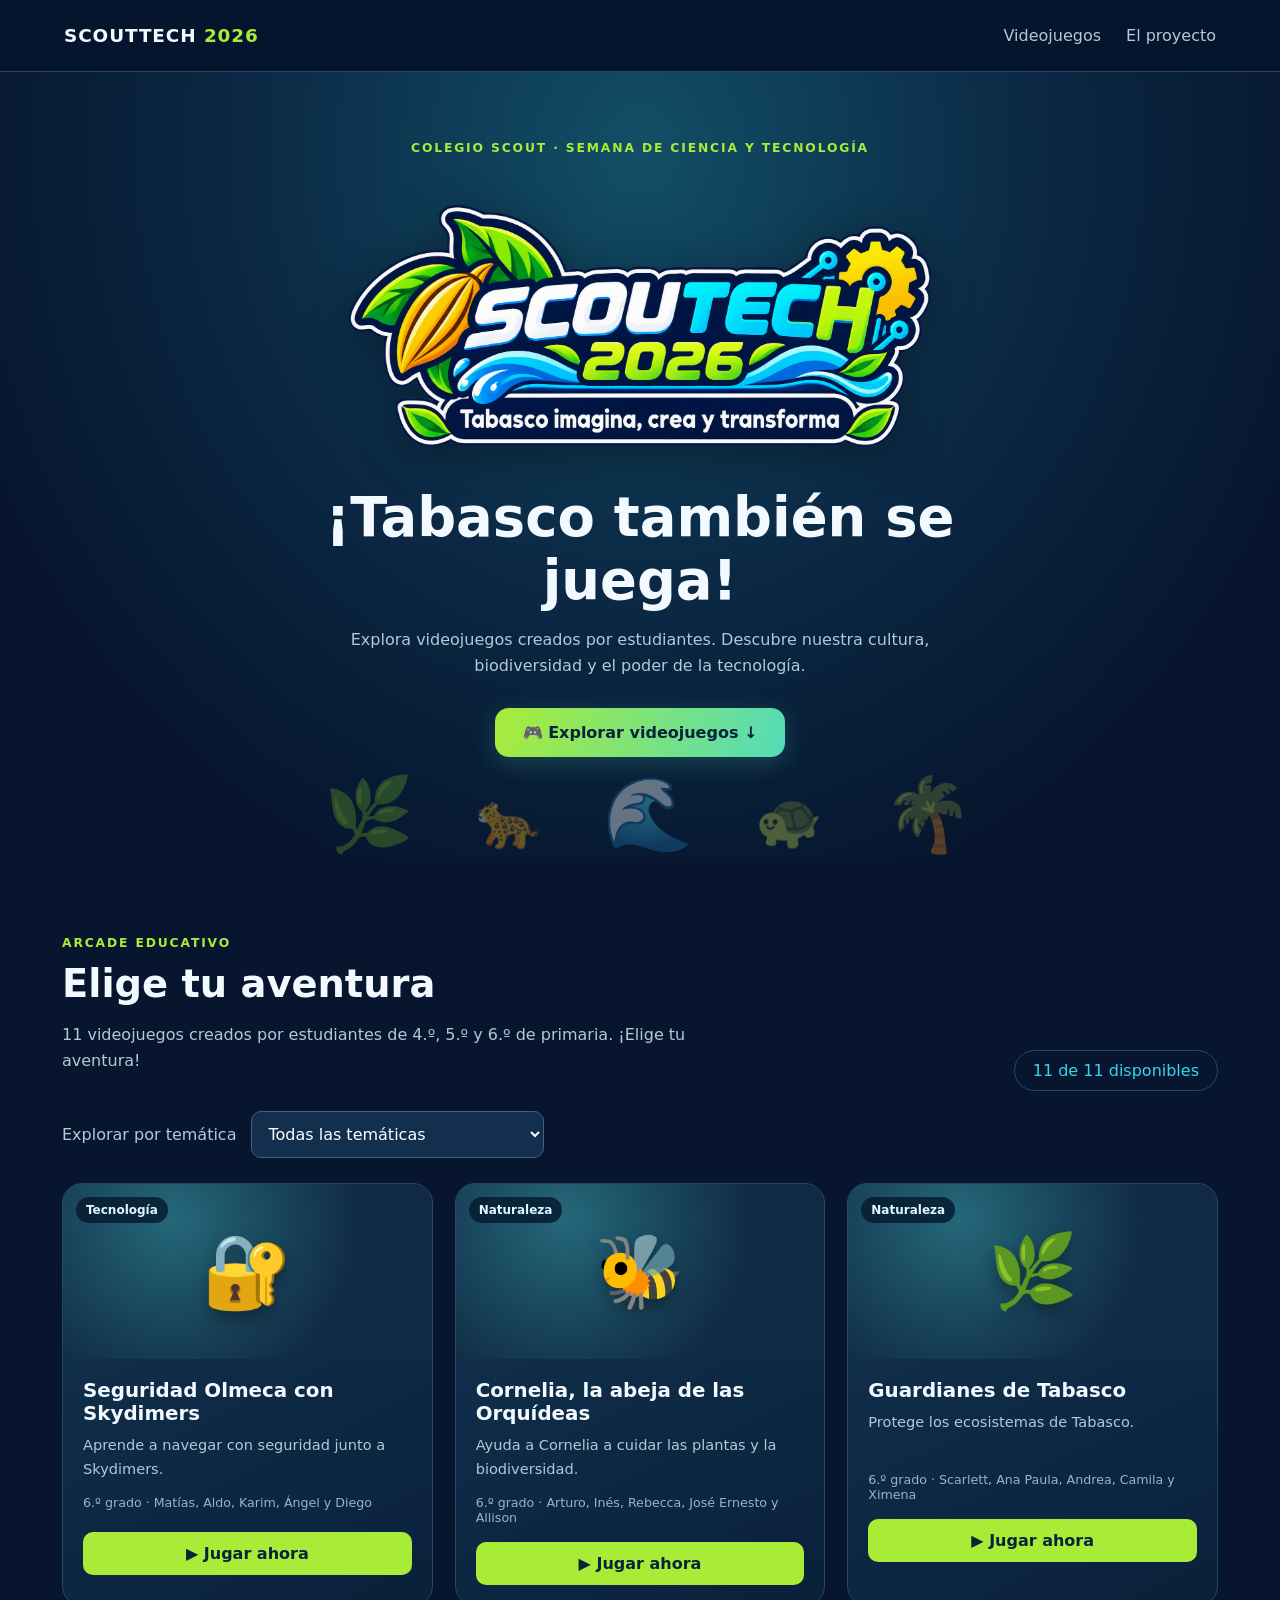
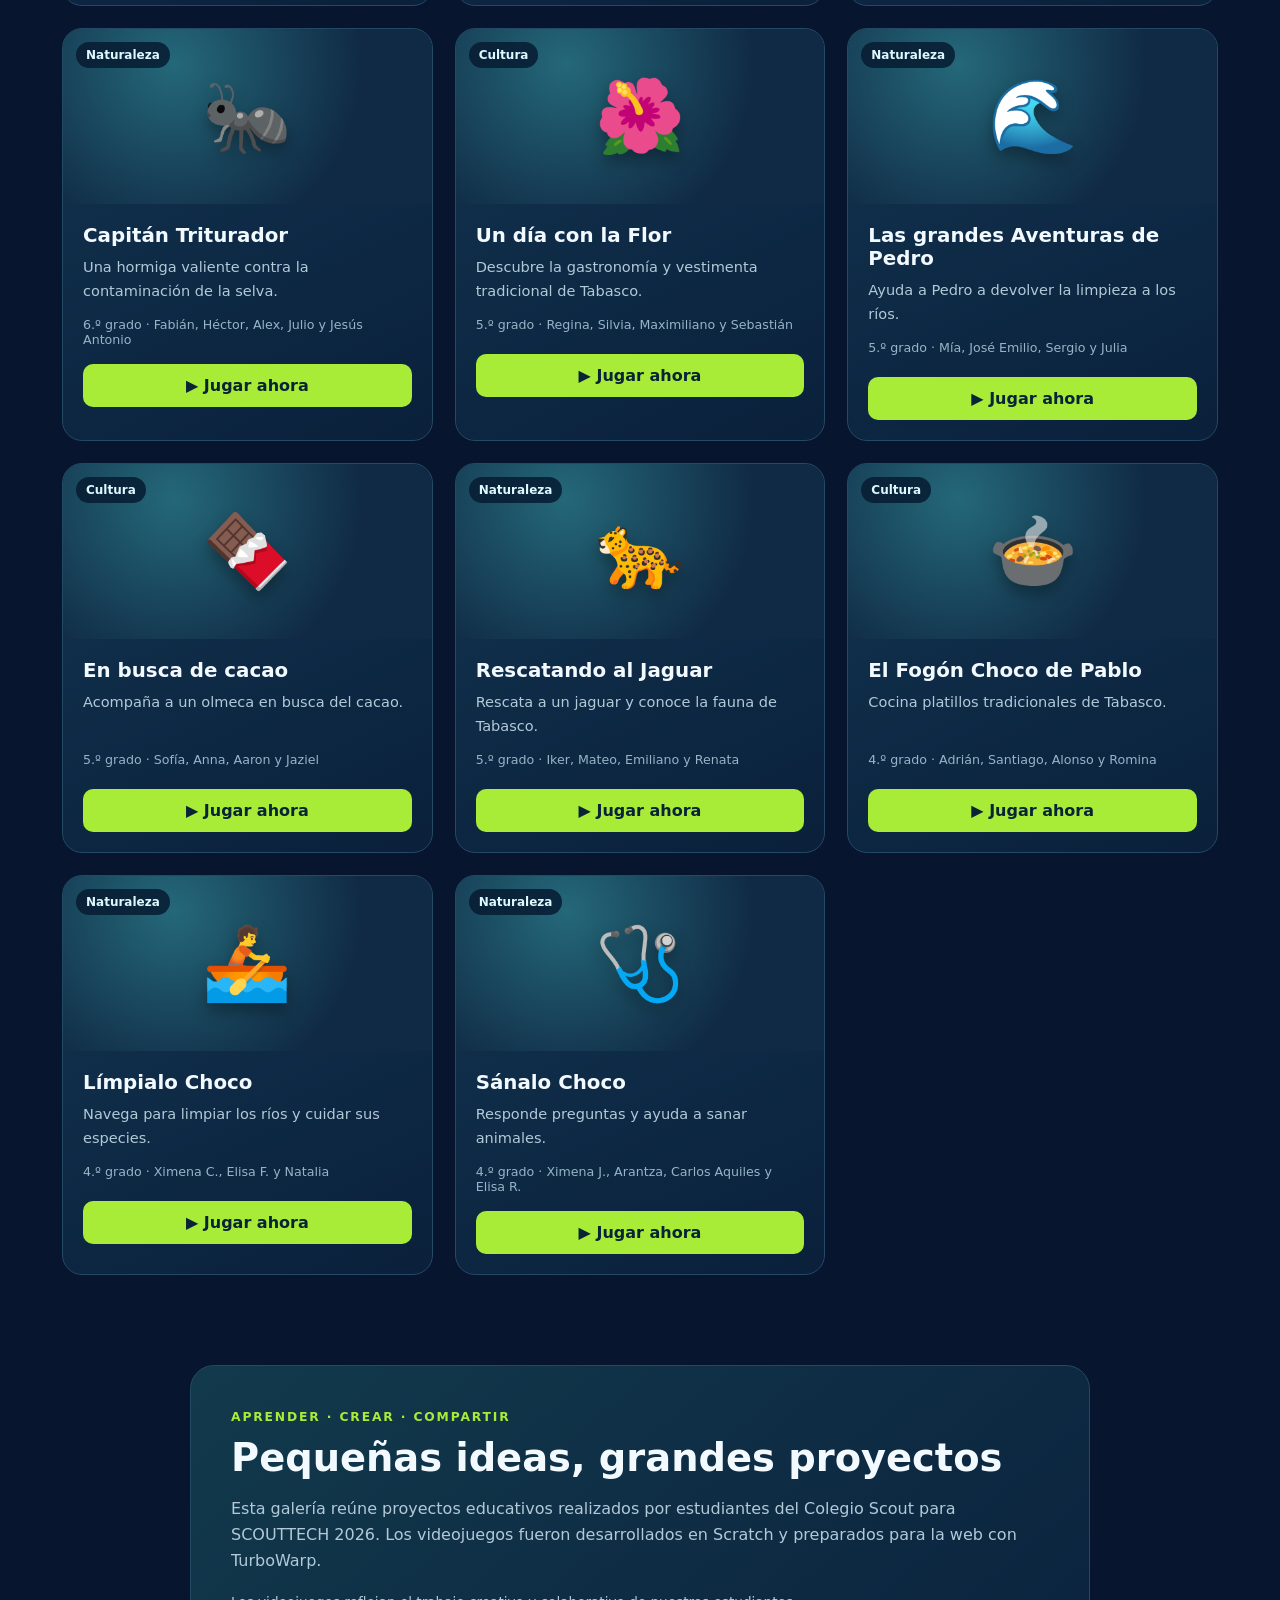
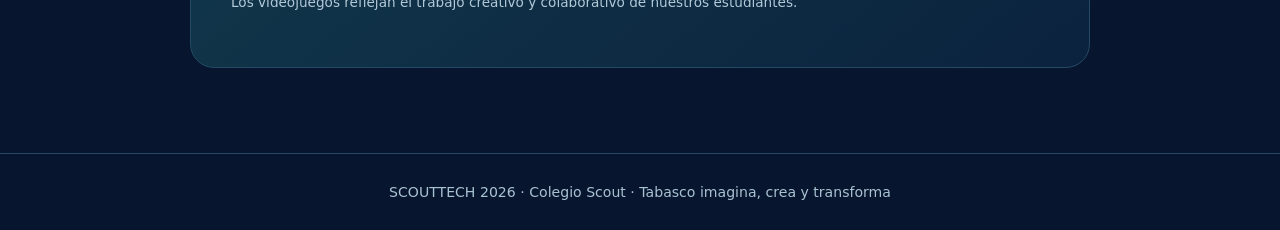
<file: index.html>
<!doctype html><html lang="es"><head><meta charset="utf-8"><meta name="viewport" content="width=device-width,initial-scale=1"><meta name="theme-color" content="#07162e"><title>SCOUTTECH 2026 | Arcade de Tabasco</title><link rel="stylesheet" href="estilos.css"></head><body><header class="top"><a class="brand" href="#inicio">SCOUTTECH <b>2026</b></a><nav><a href="#juegos">Videojuegos</a><a href="#acerca">El proyecto</a></nav></header><main id="inicio"><section class="hero"><div class="hero-inner"><span class="eyebrow">COLEGIO SCOUT · SEMANA DE CIENCIA Y TECNOLOGÍA</span><img class="logo" src="imagenes/logo-scoutech.png" alt="SCOUTTECH 2026: Tabasco imagina, crea y transforma"><h1>¡Tabasco también se juega!</h1><p>Explora videojuegos creados por estudiantes. Descubre nuestra cultura, biodiversidad y el poder de la tecnología.</p><a class="primary" href="#juegos">🎮 Explorar videojuegos ↓</a></div><div class="landscape" aria-hidden="true">🌿 <span>🐆</span> 🌊 <span>🐢</span> 🌴</div></section><section id="juegos" class="section"><div class="section-head"><div><span class="eyebrow">ARCADE EDUCATIVO</span><h2>Elige tu aventura</h2><p>11 videojuegos creados por estudiantes de 4.º, 5.º y 6.º de primaria. ¡Elige tu aventura!</p></div><span id="count" class="count"></span></div><div class="filters"><label for="filter">Explorar por temática</label><select id="filter"><option value="todas">Todas las temáticas</option><option value="Naturaleza">Naturaleza y biodiversidad</option><option value="Cultura">Cultura y tradiciones</option><option value="Tecnología">Tecnología y ciudadanía digital</option></select></div><div id="grid" class="grid"></div></section><section id="acerca" class="about"><span class="eyebrow">APRENDER · CREAR · COMPARTIR</span><h2>Pequeñas ideas, grandes proyectos</h2><p>Esta galería reúne proyectos educativos realizados por estudiantes del Colegio Scout para SCOUTTECH 2026. Los videojuegos fueron desarrollados en Scratch y preparados para la web con TurboWarp.</p><p class="small">Los videojuegos reflejan el trabajo creativo y colaborativo de nuestros estudiantes.</p></section></main><footer>SCOUTTECH 2026 · Colegio Scout · Tabasco imagina, crea y transforma</footer><dialog id="player" aria-label="Reproductor de videojuegos"><div class="player-head"><div><span class="eyebrow">SCOUTTECH 2026 · AHORA JUGANDO</span><h2 id="player-title"></h2></div><button id="close" class="secondary">✕ Volver a la galería</button></div><div class="player-layout" id="player-layout"><div class="game-column"><div class="frame-wrap"><iframe id="game-frame" title="Videojuego" allow="fullscreen" allowfullscreen></iframe></div><div class="player-bottom"><button id="expand" class="secondary" aria-pressed="false">⤢ Ampliar juego</button><button id="fullscreen" class="secondary">⛶ Pantalla completa</button><span>Haz clic dentro del juego para usar el teclado.</span></div></div><aside class="game-info" id="game-info"><span class="info-label">CONOCE EL PROYECTO</span><h3 id="info-title"></h3><div class="info-section"><strong>📖 Descripción</strong><p id="info-description"></p></div><div class="info-section"><strong>🎯 ¿Qué aprendemos?</strong><p id="info-learning"></p></div><div class="info-section"><strong>🕹️ Cómo jugar</strong><p id="instructions"></p></div><div class="info-section"><strong>👩‍💻 Participantes</strong><p id="info-authors"></p></div><div class="info-section"><strong>🏫 Grado</strong><p id="info-grade"></p></div><span class="info-foot">Creado en Scratch · Empaquetado con TurboWarp</span></aside></div></dialog><script src="script.js"></script></body></html>
</file>
<file: estilos.css>
:root{color-scheme:dark;--bg:#07162e;--panel:#0d2543;--line:#244965;--cyan:#35d5ef;--green:#a9ec38;--text:#f2faff;--muted:#b2c9d8}*{box-sizing:border-box}html{scroll-behavior:smooth}body{margin:0;background:var(--bg);color:var(--text);font-family:system-ui,Segoe UI,Arial,sans-serif}a{color:inherit;text-decoration:none}button,select{font:inherit}.top{height:72px;display:flex;justify-content:space-between;align-items:center;padding:0 max(5%,calc((100% - 1180px)/2));border-bottom:1px solid var(--line);background:#07162ef0}.brand{font-size:1.15rem;font-weight:900;letter-spacing:.05em}.brand b{color:var(--green)}nav{display:flex;gap:25px;color:var(--muted)}nav a:hover{color:var(--cyan)}.hero{position:relative;text-align:center;overflow:hidden;background:radial-gradient(ellipse at 50% 10%,#124f67 0%,#0b2945 43%,#07162e 78%);padding:65px 18px 100px}.hero-inner{position:relative;z-index:1;max-width:780px;margin:auto}.eyebrow{font-size:.77rem;font-weight:850;letter-spacing:.15em;color:var(--green)}.logo{display:block;width:min(590px,95%);height:auto;margin:20px auto 8px;filter:drop-shadow(0 8px 22px #0005)}h1{font-size:clamp(2rem,5vw,3.4rem);margin:15px 0}h2{font-size:clamp(1.6rem,3vw,2.4rem);margin:10px 0}p{color:var(--muted);line-height:1.65}.hero p{max-width:620px;margin:0 auto 28px}.primary{display:inline-block;background:linear-gradient(110deg,var(--green),#54dbba);color:#08233b;padding:15px 28px;border-radius:14px;font-weight:900;box-shadow:0 6px 25px #52e1b135}.primary:hover{filter:brightness(1.1)}.landscape{position:absolute;bottom:0;width:100%;font-size:clamp(2.2rem,6vw,4.5rem);letter-spacing:1.5vw;opacity:.38;white-space:nowrap;overflow:hidden}.landscape span{font-size:.75em}.section{max-width:1200px;margin:0 auto;padding:75px 22px}.section-head{display:flex;align-items:end;justify-content:space-between;gap:18px}.section-head p{max-width:700px}.count{border:1px solid var(--line);border-radius:40px;padding:10px 18px;color:var(--cyan);white-space:nowrap}.filters{display:flex;align-items:center;gap:15px;margin:20px 0 25px;color:var(--muted);flex-wrap:wrap}select{background:#12304d;border:1px solid #42637d;color:white;padding:12px;border-radius:10px;min-width:240px}.grid{display:grid;grid-template-columns:repeat(3,minmax(0,1fr));gap:22px}.card{background:linear-gradient(155deg,#123450,#0a203b);border:1px solid var(--line);border-radius:20px;overflow:hidden;transition:transform .2s,border-color .2s}.card:hover{transform:translateY(-4px);border-color:var(--cyan)}.art{height:175px;background:radial-gradient(circle at 30% 20%,#246879,#102944 65%);display:flex;align-items:center;justify-content:center;position:relative;overflow:hidden}.art img{width:100%;height:100%;object-fit:cover}.art .emoji{font-size:4.5rem;filter:drop-shadow(0 8px 8px #0005)}.tag{position:absolute;top:13px;left:13px;padding:6px 10px;border-radius:30px;background:#071c32d9;color:#dff7ff;font-size:.75rem;font-weight:750}.card-body{padding:20px}.card h3{font-size:1.24rem;margin:0 0 8px}.card p{font-size:.91rem;min-height:48px;margin:0 0 14px}.credit{font-size:.79rem;color:#96b4c7;min-height:20px;margin-bottom:17px}.play{width:100%;background:var(--green);border:0;border-radius:10px;padding:12px;color:#092337;font-weight:850;cursor:pointer}.play:disabled{background:#2b4c62;color:#b6cbd7;cursor:not-allowed}.about{max-width:900px;margin:15px auto 85px;padding:40px;border:1px solid var(--line);border-radius:24px;background:linear-gradient(140deg,#123a4c,#0b223e)}.small{font-size:.85rem}footer{text-align:center;border-top:1px solid var(--line);padding:30px 18px;color:#a9c2d2;font-size:.88rem}dialog{background:#07172b;color:white;border:1px solid #38637a;border-radius:20px;padding:24px;width:min(1100px,96vw);max-height:95vh}dialog::backdrop{background:#010814e8}.player-head,.player-bottom{display:flex;justify-content:space-between;align-items:center;gap:16px}.player-head h2{font-size:1.5rem}.secondary{border:1px solid #4d748a;background:#143550;color:white;border-radius:10px;padding:11px 16px;cursor:pointer}.instructions{font-size:.9rem}.frame-wrap{background:#000;aspect-ratio:4/3;max-height:65vh;display:flex;justify-content:center}.frame-wrap iframe{border:0;width:100%;height:100%}.player-bottom{padding-top:14px;font-size:.8rem;color:var(--muted)}@media(max-width:900px){.grid{grid-template-columns:repeat(2,minmax(0,1fr))}}@media(max-width:590px){.top{padding:0 18px}.brand{font-size:.95rem}nav{gap:12px;font-size:.82rem}.hero{padding-top:45px}.section{padding:50px 16px}.section-head{align-items:start;flex-direction:column}.grid{grid-template-columns:1fr}.about{margin:10px 16px 60px;padding:25px}.player-head,.player-bottom{align-items:start;flex-wrap:wrap}dialog{padding:12px}.frame-wrap{max-height:65vh}}

/* SCOUTTECH 2026: reproductor con panel informativo y vista ampliada */
#player{width:min(1540px,98vw);max-width:98vw;max-height:96vh;padding:22px;overflow:auto}
.player-layout{display:grid;grid-template-columns:minmax(0, 7fr) minmax(260px, 3fr);gap:20px;align-items:start;margin-top:16px}
.game-column{min-width:0}
.frame-wrap{width:100%;max-height:none;aspect-ratio:4/3;border:2px solid #315d72;border-radius:12px;overflow:hidden}
.frame-wrap iframe{width:100%;height:100%;display:block}
.game-info{min-width:0;border:1px solid #315d72;background:linear-gradient(160deg,#10334b,#091d34);border-radius:16px;padding:22px;max-height:76vh;overflow:auto}
.game-info h3{font-size:1.35rem;margin:8px 0 18px;color:#fff}
.info-label{color:var(--green);font-weight:800;font-size:.73rem;letter-spacing:.13em}
.info-section{border-top:1px solid #31516a;padding:13px 0 7px}
.info-section strong{font-size:.92rem;color:#e9faff}
.info-section p{font-size:.88rem;line-height:1.5;margin:7px 0;color:#c3d9e7}
.info-foot{display:block;font-size:.77rem;color:#8cbbcf;margin-top:14px}
.player-bottom{justify-content:flex-start;flex-wrap:wrap;gap:10px}
.player-bottom span{flex:1 1 220px}
.player-layout.expanded{grid-template-columns:minmax(0,1fr)}
.player-layout.expanded .game-info{display:none}
.player-layout.expanded .frame-wrap{max-width:1100px;margin:auto}
@media(max-width:1000px){.player-layout{grid-template-columns:minmax(0,1fr)}.game-info{max-height:none}.frame-wrap{max-width:780px;margin:auto}}
@media(max-width:590px){#player{width:98vw;padding:12px}.game-info{padding:16px}.player-bottom span{flex-basis:100%}}
</file>
